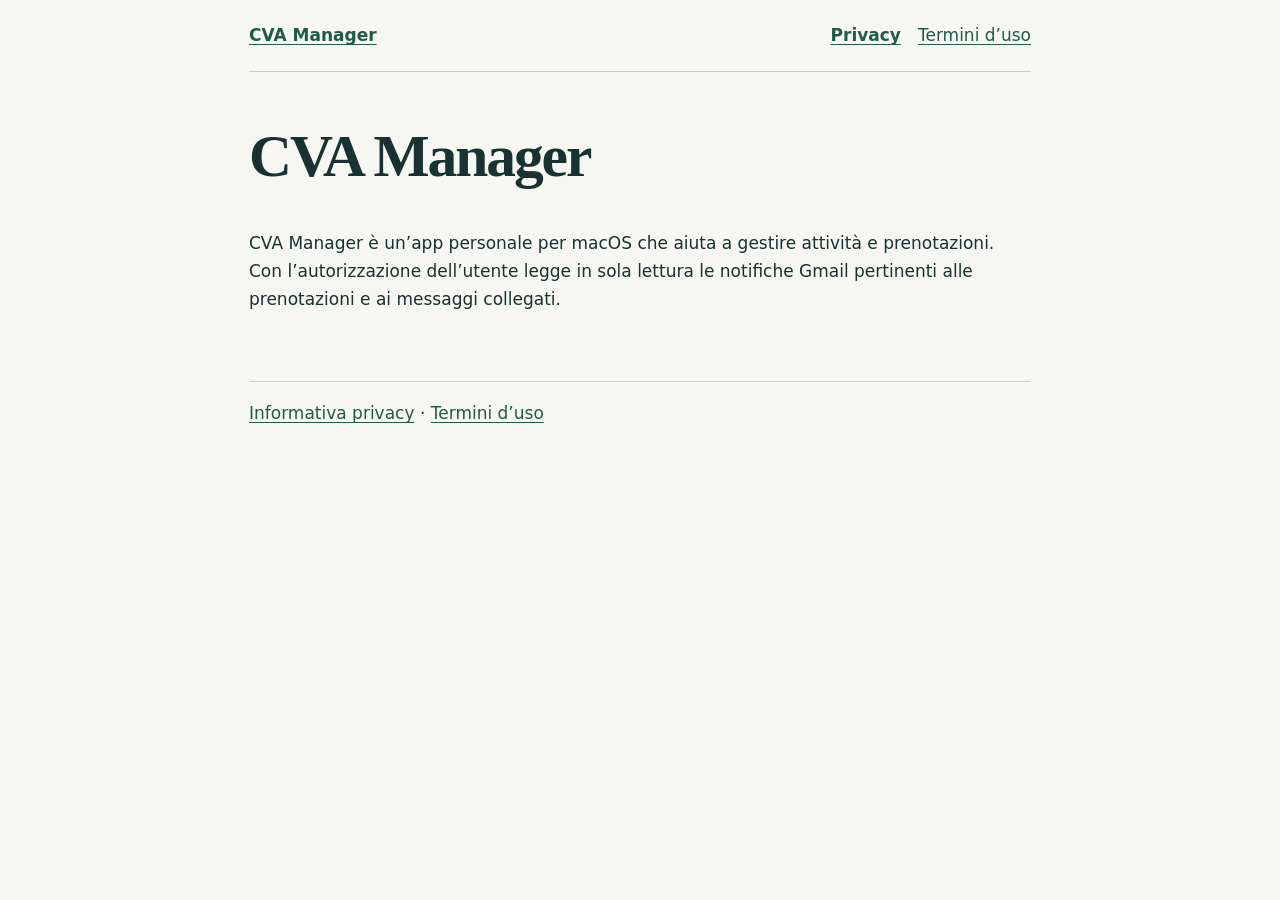
<file: index.html>
<!doctype html>
<html lang="it">
<head>
  <meta charset="utf-8">
  <meta name="viewport" content="width=device-width, initial-scale=1">
  <title>CVA Manager</title>
  <meta name="description" content="CVA Manager è un’app personale per macOS per la gestione di attività e prenotazioni.">
  <link rel="stylesheet" href="style.css">
</head>
<body>
  <header>
    <a href="./" aria-current="page">CVA Manager</a>
    <nav aria-label="Pagine del sito"><a href="privacy.html">Privacy</a><a href="termini.html">Termini d’uso</a></nav>
  </header>
  <main>
    <h1>CVA Manager</h1>
    <p>CVA Manager è un’app personale per macOS che aiuta a gestire attività e prenotazioni. Con l’autorizzazione dell’utente legge in sola lettura le notifiche Gmail pertinenti alle prenotazioni e ai messaggi collegati.</p>
  </main>
  <footer><a href="privacy.html">Informativa privacy</a> · <a href="termini.html">Termini d’uso</a></footer>
</body>
</html>
</file>
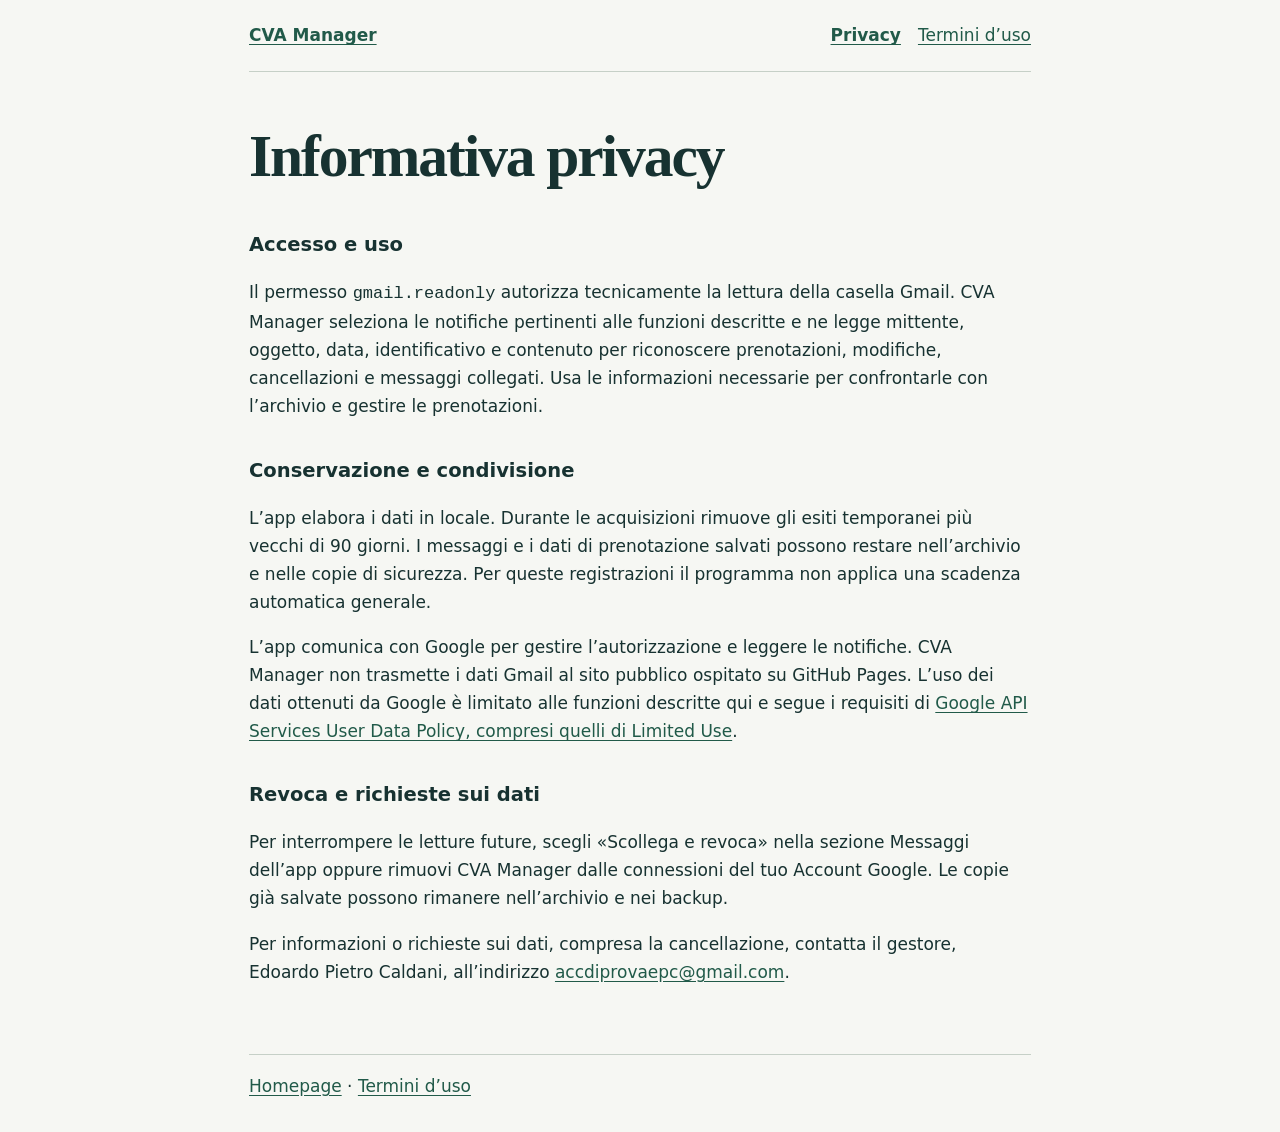
<file: privacy.html>
<!doctype html>
<html lang="it">
<head>
  <meta charset="utf-8">
  <meta name="viewport" content="width=device-width, initial-scale=1">
  <title>Informativa privacy | CVA Manager</title>
  <link rel="stylesheet" href="style.css">
</head>
<body>
  <header>
    <a href="./">CVA Manager</a>
    <nav aria-label="Pagine del sito"><a href="privacy.html" aria-current="page">Privacy</a><a href="termini.html">Termini d’uso</a></nav>
  </header>
  <main>
    <h1>Informativa privacy</h1>
    <h2>Accesso e uso</h2>
    <p>Il permesso <code>gmail.readonly</code> autorizza tecnicamente la lettura della casella Gmail. CVA Manager seleziona le notifiche pertinenti alle funzioni descritte e ne legge mittente, oggetto, data, identificativo e contenuto per riconoscere prenotazioni, modifiche, cancellazioni e messaggi collegati. Usa le informazioni necessarie per confrontarle con l’archivio e gestire le prenotazioni.</p>
    <h2>Conservazione e condivisione</h2>
    <p>L’app elabora i dati in locale. Durante le acquisizioni rimuove gli esiti temporanei più vecchi di 90 giorni. I messaggi e i dati di prenotazione salvati possono restare nell’archivio e nelle copie di sicurezza. Per queste registrazioni il programma non applica una scadenza automatica generale.</p>
    <p>L’app comunica con Google per gestire l’autorizzazione e leggere le notifiche. CVA Manager non trasmette i dati Gmail al sito pubblico ospitato su GitHub Pages. L’uso dei dati ottenuti da Google è limitato alle funzioni descritte qui e segue i requisiti di <a href="https://developers.google.com/terms/api-services-user-data-policy">Google API Services User Data Policy, compresi quelli di Limited Use</a>.</p>
    <h2>Revoca e richieste sui dati</h2>
    <p>Per interrompere le letture future, scegli «Scollega e revoca» nella sezione Messaggi dell’app oppure rimuovi CVA Manager dalle connessioni del tuo Account Google. Le copie già salvate possono rimanere nell’archivio e nei backup.</p>
    <p>Per informazioni o richieste sui dati, compresa la cancellazione, contatta il gestore, Edoardo Pietro Caldani, all’indirizzo <a href="mailto:accdiprovaepc@gmail.com">accdiprovaepc@gmail.com</a>.</p>
  </main>
  <footer><a href="./">Homepage</a> · <a href="termini.html">Termini d’uso</a></footer>
</body>
</html>
</file>
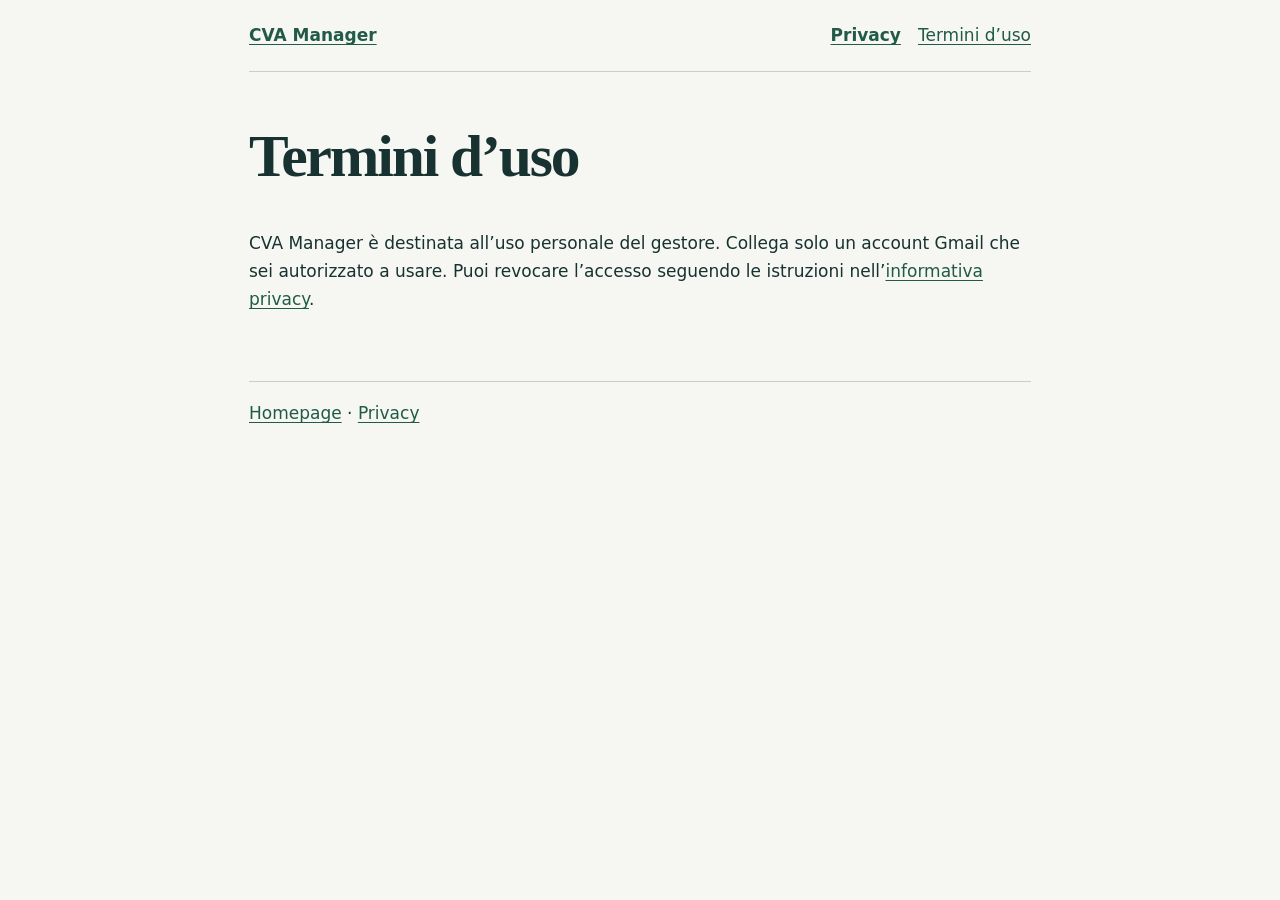
<file: termini.html>
<!doctype html>
<html lang="it">
<head>
  <meta charset="utf-8">
  <meta name="viewport" content="width=device-width, initial-scale=1">
  <title>Termini d’uso | CVA Manager</title>
  <link rel="stylesheet" href="style.css">
</head>
<body>
  <header>
    <a href="./">CVA Manager</a>
    <nav aria-label="Pagine del sito"><a href="privacy.html">Privacy</a><a href="termini.html" aria-current="page">Termini d’uso</a></nav>
  </header>
  <main>
    <h1>Termini d’uso</h1>
    <p>CVA Manager è destinata all’uso personale del gestore. Collega solo un account Gmail che sei autorizzato a usare. Puoi revocare l’accesso seguendo le istruzioni nell’<a href="privacy.html">informativa privacy</a>.</p>
  </main>
  <footer><a href="./">Homepage</a> · <a href="privacy.html">Privacy</a></footer>
</body>
</html>
</file>
<file: style.css>
:root { color-scheme: light; font: 17px/1.65 system-ui, sans-serif; color: #173231; background: #f6f7f3; }
* { box-sizing: border-box; }
body { margin: 0; }
header, main, footer { width: min(100% - 2rem, 46rem); margin-inline: auto; }
header { display: flex; gap: 1rem; flex-wrap: wrap; justify-content: space-between; align-items: baseline; padding-block: 1.25rem; border-bottom: 1px solid #c6d0c7; }
header a:first-child { font-weight: 700; }
nav { display: flex; gap: 1rem; }
main { padding-block: clamp(1.25rem, 4vw, 3rem); }
h1 { font-family: Georgia, serif; font-size: clamp(2.25rem, 6vw, 3.5rem); line-height: 1.12; margin-top: 0; letter-spacing: -.035em; }
h2 { font-size: 1.15rem; margin-top: 2rem; }
a { color: #215a49; text-underline-offset: .2em; }
a:focus-visible { outline: 2px solid #215a49; outline-offset: .2em; }
footer { border-top: 1px solid #c6d0c7; padding-block: 1rem 2rem; }
.review { background: #fff1ce; padding: .75rem 1rem; border-left: 3px solid #926019; }
</file>
